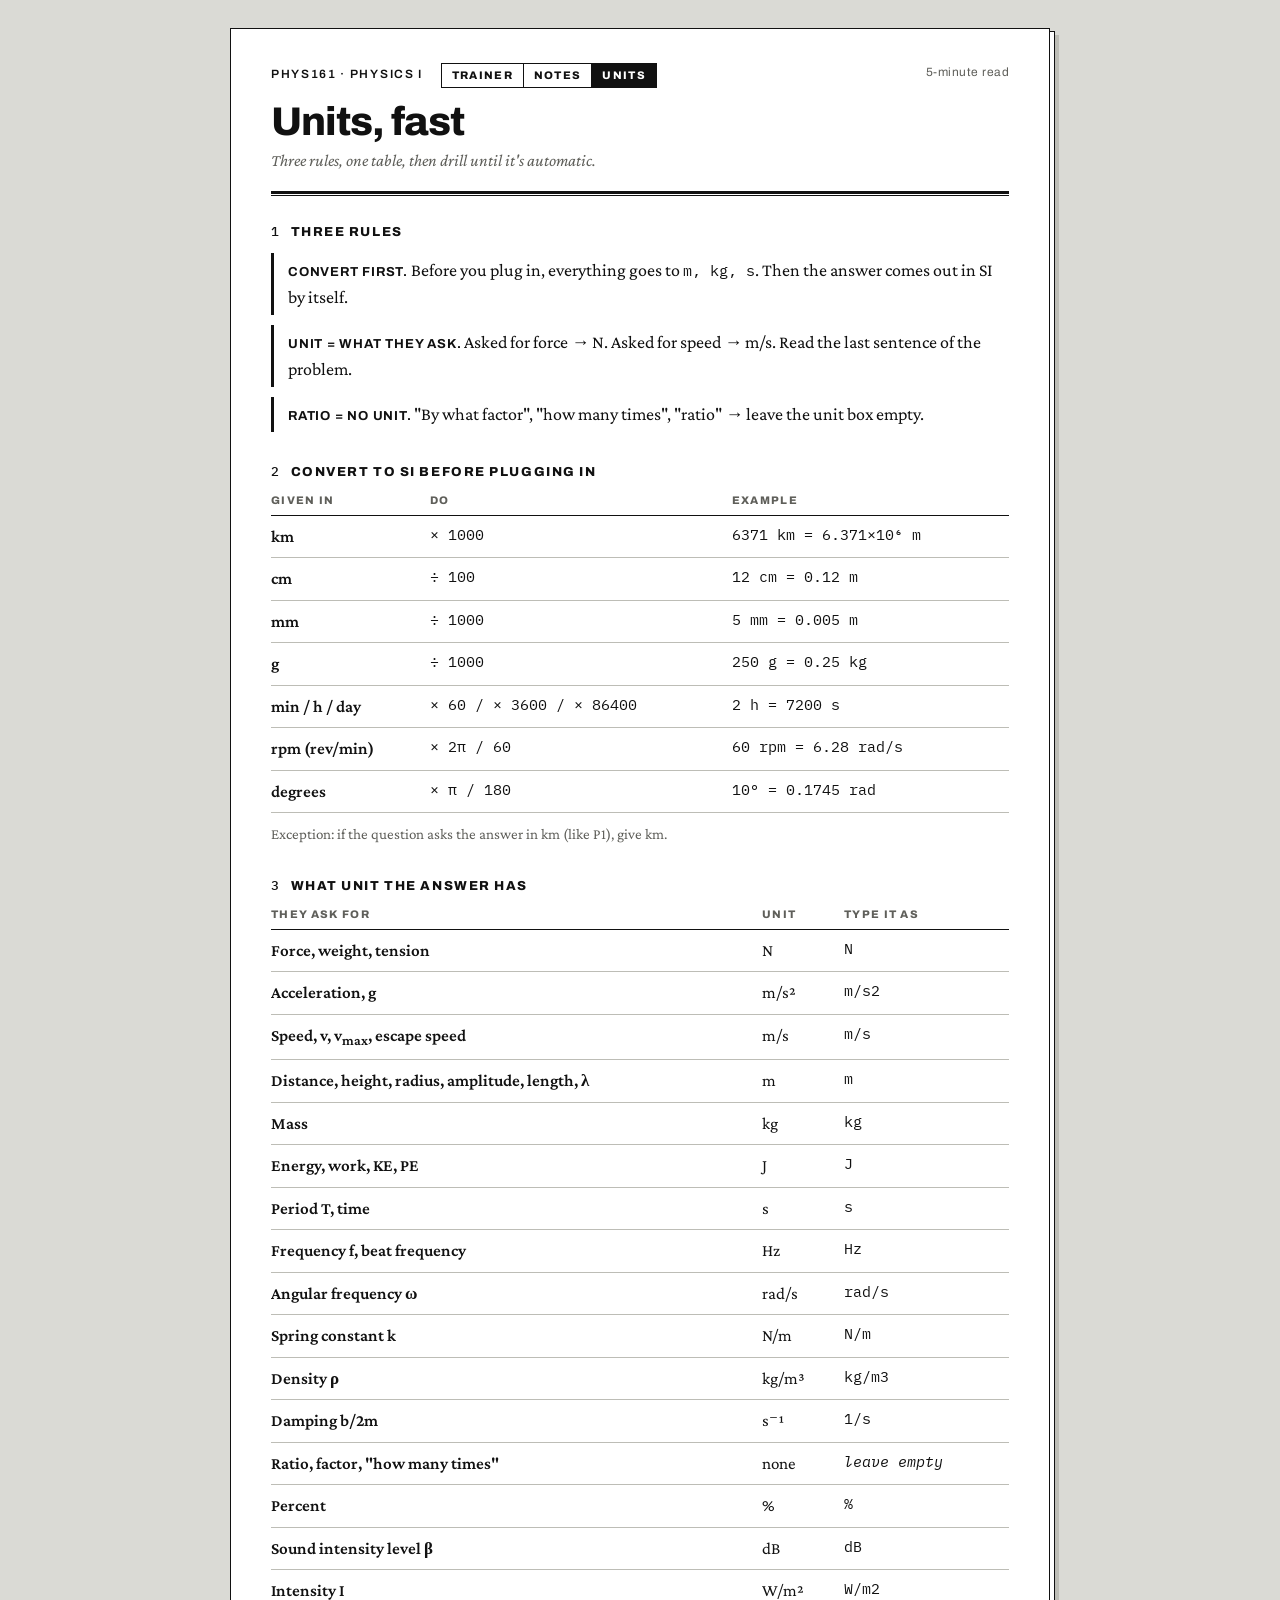
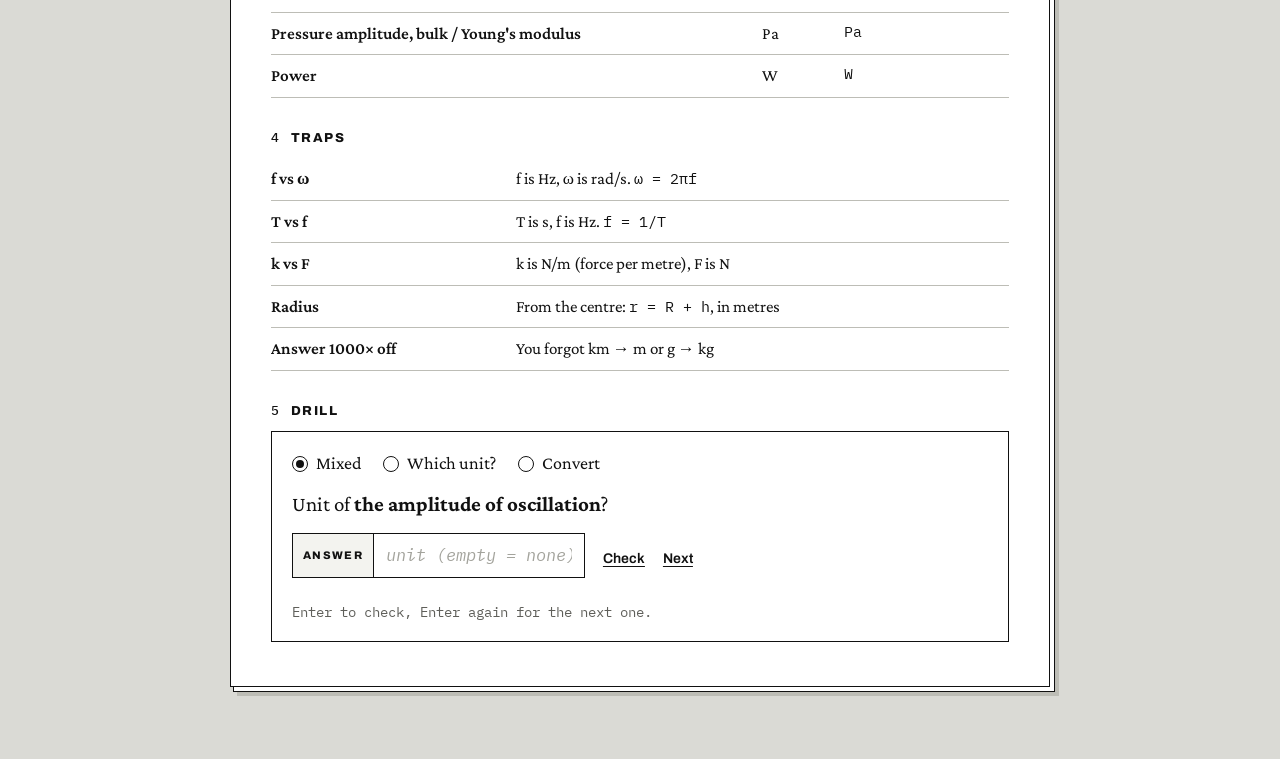
<file: units.html>
<!doctype html><html lang="en"><head>
<meta charset="utf-8">
<meta name="viewport" content="width=device-width, initial-scale=1, viewport-fit=cover">
<title>Units in 5 Minutes</title>
<meta name="claude:viewport-fit-sides" content="cover">
<link rel="preconnect" href="https://fonts.googleapis.com">
<link rel="preconnect" href="https://fonts.gstatic.com" crossorigin>
<link rel="stylesheet" href="https://fonts.googleapis.com/css2?family=Archivo:wght@400;600;800&family=Crimson+Pro:ital,wght@0,400;0,600;1,400&family=IBM+Plex+Mono:wght@400;500&family=Kalam:wght@400;700&display=swap">
<link rel="stylesheet" href="style.css"></head><body><div class="desk"><main id="app">
<div class="paper">
<header class="ph">
  <div class="course">PHYS161 · Physics I <nav class="tabs"><a href="./">Trainer</a><a href="notes.html">Notes</a><a href="units.html" aria-current="page">Units</a></nav></div>
  <div class="rightc">5-minute read</div>
  <h1>Units, fast</h1>
  <div class="instr">Three rules, one table, then drill until it's automatic.</div>
</header><hr class="dbl">

<section class="sec">
  <h2><b>1</b> Three rules</h2>
  <p class="rule"><b>Convert first.</b> Before you plug in, everything goes to <span class="num">m, kg, s</span>. Then the answer comes out in SI by itself.</p>
  <p class="rule"><b>Unit = what they ask.</b> Asked for force → N. Asked for speed → m/s. Read the last sentence of the problem.</p>
  <p class="rule"><b>Ratio = no unit.</b> "By what factor", "how many times", "ratio" → leave the unit box empty.</p>
</section>

<section class="sec">
  <h2><b>2</b> Convert to SI before plugging in</h2>
  <div class="tw"><table class="ut">
    <tr><th>Given in</th><th>Do</th><th>Example</th></tr>
    <tr><td>km</td><td class="num">× 1000</td><td class="num">6371 km = 6.371×10⁶ m</td></tr>
    <tr><td>cm</td><td class="num">÷ 100</td><td class="num">12 cm = 0.12 m</td></tr>
    <tr><td>mm</td><td class="num">÷ 1000</td><td class="num">5 mm = 0.005 m</td></tr>
    <tr><td>g</td><td class="num">÷ 1000</td><td class="num">250 g = 0.25 kg</td></tr>
    <tr><td>min / h / day</td><td class="num">× 60 / × 3600 / × 86400</td><td class="num">2 h = 7200 s</td></tr>
    <tr><td>rpm (rev/min)</td><td class="num">× 2π / 60</td><td class="num">60 rpm = 6.28 rad/s</td></tr>
    <tr><td>degrees</td><td class="num">× π / 180</td><td class="num">10° = 0.1745 rad</td></tr>
  </table></div>
  <p class="small" style="margin:10px 0 0">Exception: if the question asks the answer in km (like P1), give km.</p>
</section>

<section class="sec">
  <h2><b>3</b> What unit the answer has</h2>
  <div class="tw"><table class="ut">
    <tr><th>They ask for</th><th>Unit</th><th>Type it as</th></tr>
    <tr><td>Force, weight, tension</td><td>N</td><td class="num">N</td></tr>
    <tr><td>Acceleration, g</td><td>m/s²</td><td class="num">m/s2</td></tr>
    <tr><td>Speed, v, v<sub>max</sub>, escape speed</td><td>m/s</td><td class="num">m/s</td></tr>
    <tr><td>Distance, height, radius, amplitude, length, λ</td><td>m</td><td class="num">m</td></tr>
    <tr><td>Mass</td><td>kg</td><td class="num">kg</td></tr>
    <tr><td>Energy, work, KE, PE</td><td>J</td><td class="num">J</td></tr>
    <tr><td>Period T, time</td><td>s</td><td class="num">s</td></tr>
    <tr><td>Frequency f, beat frequency</td><td>Hz</td><td class="num">Hz</td></tr>
    <tr><td>Angular frequency ω</td><td>rad/s</td><td class="num">rad/s</td></tr>
    <tr><td>Spring constant k</td><td>N/m</td><td class="num">N/m</td></tr>
    <tr><td>Density ρ</td><td>kg/m³</td><td class="num">kg/m3</td></tr>
    <tr><td>Damping b/2m</td><td>s⁻¹</td><td class="num">1/s</td></tr>
    <tr><td>Ratio, factor, "how many times"</td><td>none</td><td class="num"><i>leave empty</i></td></tr>
    <tr><td>Percent</td><td>%</td><td class="num">%</td></tr>
    <tr><td>Sound intensity level β</td><td>dB</td><td class="num">dB</td></tr>
    <tr><td>Intensity I</td><td>W/m²</td><td class="num">W/m2</td></tr>
    <tr><td>Pressure amplitude, bulk / Young's modulus</td><td>Pa</td><td class="num">Pa</td></tr>
    <tr><td>Power</td><td>W</td><td class="num">W</td></tr>
  </table></div>
</section>

<section class="sec">
  <h2><b>4</b> Traps</h2>
  <div class="tw"><table class="ut">
    <tr><td>f vs ω</td><td>f is Hz, ω is rad/s. <span class="num">ω = 2πf</span></td></tr>
    <tr><td>T vs f</td><td>T is s, f is Hz. <span class="num">f = 1/T</span></td></tr>
    <tr><td>k vs F</td><td>k is N/m (force per metre), F is N</td></tr>
    <tr><td>Radius</td><td>From the centre: <span class="num">r = R + h</span>, in metres</td></tr>
    <tr><td>Answer 1000× off</td><td>You forgot km → m or g → kg</td></tr>
  </table></div>
</section>

<section class="sec">
  <h2><b>5</b> Drill</h2>
  <div class="drill">
    <div class="radios" id="kind">
      <button class="radio" data-k="mix" aria-pressed="true"><i></i>Mixed</button>
      <button class="radio" data-k="unit" aria-pressed="false"><i></i>Which unit?</button>
      <button class="radio" data-k="conv" aria-pressed="false"><i></i>Convert</button>
    </div>
    <div class="qq" id="qq"></div>
    <div class="ansrow">
      <label class="abox"><span class="lab">Answer</span><input id="da" autocomplete="off" autocapitalize="off" spellcheck="false" aria-label="Drill answer"></label>
      <div class="tools"><button class="link" id="dchk">Check</button><button class="link" id="dskip">Next</button></div>
    </div>
    <div id="dfb" aria-live="polite"></div>
    <div class="score" id="dsc"></div>
  </div>
</section>
</div>
</main></div>
<script>
(() => {
  const normU = s => String(s || '').toLowerCase().replace(/[\s*·⋅^()]/g, '').replace(/²/g, '2').replace(/³/g, '3').replace(/⁻¹/g, '-1').replace(/[−–]/g, '-');
  const NONE = ['', '-', 'none', '1', 'nounit', 'unitless'];
  const U = [
    ['the gravitational force between two planets', 'N', ['n', 'newton', 'kgm/s2']],
    ['the acceleration due to gravity at height h', 'm/s²', ['m/s2', 'ms-2']],
    ['the escape speed from a planet', 'm/s', ['m/s', 'ms-1']],
    ['the orbital speed of a satellite', 'm/s', ['m/s', 'ms-1']],
    ['the height of a satellite above the surface', 'm', ['m']],
    ['the period of a pendulum', 's', ['s', 'sec']],
    ['the period of a satellite orbit', 's', ['s', 'sec']],
    ['the frequency heard by a listener (Doppler)', 'Hz', ['hz', '1/s', 's-1']],
    ['the beat frequency', 'Hz', ['hz', '1/s', 's-1']],
    ['the angular frequency ω of an oscillator', 'rad/s', ['rad/s', '1/s', 's-1']],
    ['the spring constant k', 'N/m', ['n/m', 'nm-1', 'kg/s2']],
    ['the total mechanical energy of an oscillator', 'J', ['j', 'joule', 'nm']],
    ['the kinetic energy needed to escape', 'J', ['j', 'joule', 'nm']],
    ['the amplitude of oscillation', 'm', ['m']],
    ['the maximum speed of a mass on a spring', 'm/s', ['m/s', 'ms-1']],
    ['the maximum acceleration in SHM', 'm/s²', ['m/s2', 'ms-2']],
    ['the mass of a planet', 'kg', ['kg']],
    ['the density of a planet', 'kg/m³', ['kg/m3', 'kgm-3']],
    ['the speed of sound in a gas', 'm/s', ['m/s', 'ms-1']],
    ['the length of a closed pipe', 'm', ['m']],
    ['by what factor g on planet Y is larger than on X', 'none', NONE],
    ['the ratio of two periods', 'none', NONE],
    ['the damping constant b/2m', 's⁻¹', ['s-1', '1/s', '/s']],
    ['the wavelength of a sound wave', 'm', ['m']],
    ['the tension (force) in a string', 'N', ['n', 'newton']],
    ['the sound intensity level', 'dB', ['db', 'decibel', 'decibels']],
    ['the intensity of a sound wave', 'W/m²', ['w/m2', 'wm-2']],
    ['the bulk modulus of a liquid', 'Pa', ['pa', 'pascal', 'n/m2', 'nm-2']],
    ['the pressure amplitude of a sound wave', 'Pa', ['pa', 'pascal', 'n/m2', 'nm-2']],
    ['the average power carried by a wave on a string', 'W', ['w', 'watt', 'j/s']],
  ];
  const C = [
    ['km', 'm', () => Math.round(100 + Math.random() * 9000), x => x * 1000],
    ['cm', 'm', () => Math.round(1 + Math.random() * 300), x => x / 100],
    ['mm', 'm', () => Math.round(1 + Math.random() * 900), x => x / 1000],
    ['g', 'kg', () => Math.round(20 + Math.random() * 3000), x => x / 1000],
    ['min', 's', () => Math.round(1 + Math.random() * 90), x => x * 60],
    ['h', 's', () => Math.round(1 + Math.random() * 24), x => x * 3600],
    ['days', 's', () => Math.round(1 + Math.random() * 30), x => x * 86400],
    ['rpm', 'rad/s', () => Math.round(10 + Math.random() * 3000), x => x * 2 * Math.PI / 60],
    ['°', 'rad', () => Math.round(1 + Math.random() * 90), x => x * Math.PI / 180],
  ];
  function parseAns(str) {
    let s = String(str).trim().replace(/\s+/g, '').replace(/−/g, '-');
    if (!s) return null;
    if (!s.includes('.') && /^-?\d+,\d+$/.test(s)) s = s.replace(',', '.');
    s = s.replace(/,/g, '');
    const m = s.match(/^([+-]?(?:\d+\.?\d*|\.\d+))(?:(?:[x×*·]10\^?\(?([+-]?\d+)\)?)|(?:e([+-]?\d+)))?$/i);
    if (!m) return NaN;
    const exp = m[2] ?? m[3];
    return parseFloat(m[1]) * (exp !== undefined ? 10 ** parseInt(exp, 10) : 1);
  }
  const fmt = x => { const a = Math.abs(x); return a >= 1e6 || (a < 1e-3 && a) ? x.toExponential(3).replace(/e\+?(-?\d+)/, ' × 10^$1') : String(Number(x.toPrecision(5))); };
  let kind = 'mix', q = null, right = 0, tries = 0, streak = 0, answered = false;
  const $ = id => document.getElementById(id);
  function next() {
    const t = kind === 'mix' ? (Math.random() < 0.55 ? 'unit' : 'conv') : kind;
    if (t === 'unit') { const [what, unit, ok] = U[Math.floor(Math.random() * U.length)]; q = { t, unit, ok }; $('qq').innerHTML = `Unit of <b>${what}</b>?${unit === 'none' ? '' : ''}`; $('da').placeholder = 'unit (empty = none)'; }
    else { const [a, b, gen, f] = C[Math.floor(Math.random() * C.length)]; const x = gen(); q = { t, ans: f(x), b }; $('qq').innerHTML = `<span class="num">${x} ${a}</span> = ? <span class="num">${b}</span>`; $('da').placeholder = 'number'; }
    $('da').value = ''; $('dfb').innerHTML = ''; answered = false; $('da').focus({ preventScroll: true });
  }
  function check() {
    if (answered) { next(); return; }
    const v = $('da').value; let ok;
    if (q.t === 'unit') ok = q.ok.includes(normU(v));
    else { const u = parseAns(v); if (u === null || Number.isNaN(u)) { $('dfb').innerHTML = '<div class="warn">Type a number, like 6.4e6.</div>'; return; } ok = Math.abs(u - q.ans) / q.ans <= 0.005; }
    tries++; if (ok) { right++; streak++; } else streak = 0;
    answered = true;
    const sol = q.t === 'unit' ? (q.unit === 'none' ? 'no unit (leave empty)' : q.unit) : `${fmt(q.ans)} ${q.b}`;
    $('dfb').innerHTML = `<div class="pen">${ok ? '✓' : '✗'} ${sol}${ok ? '' : ''} <span class="small" style="font-family:var(--f-text)">· Enter for next</span></div>`;
    $('dsc').textContent = `${right} / ${tries} correct · streak ${streak}`;
  }
  $('da').onkeydown = e => { if (e.key === 'Enter') { e.preventDefault(); check(); } };
  $('dchk').onclick = check; $('dskip').onclick = next;
  document.querySelectorAll('#kind .radio').forEach(b => b.onclick = () => { kind = b.dataset.k; document.querySelectorAll('#kind .radio').forEach(x => x.setAttribute('aria-pressed', x === b)); next(); });
  $('dsc').textContent = 'Enter to check, Enter again for the next one.';
  next(); $('da').blur(); window.scrollTo(0, 0);
})();
</script>
<script src="zoom.js"></script></body></html>
</file>
<file: style.css>
/* Layout: a printed exam paper. Cover sheet → question paper with margin numbers → paper marked in red pen. Single light theme on purpose: it is paper. */
:root {
  --desk: #DADAD5;
  --paper: #FFFFFF;
  --ink: #111111;
  --grey: #5F5F5A;
  --hair: #BDBDB6;
  --tint: #F3F3EF;
  --pen: #C4161C;
  --f-head: "Archivo", "Helvetica Neue", Arial, sans-serif;
  --f-text: "Crimson Pro", Georgia, "Times New Roman", serif;
  --f-num: "IBM Plex Mono", ui-monospace, Menlo, Consolas, monospace;
  --f-pen: "Kalam", "Comic Sans MS", "Bradley Hand", cursive;
  color-scheme: light;
}
* { box-sizing: border-box; }
[hidden] { display: none !important; }
html { background: var(--desk); }
body { margin: 0; background: var(--desk); color: var(--ink); font-family: var(--f-text); font-size: 18px; line-height: 1.5; }
button, input, select { font: inherit; color: inherit; }
button { cursor: pointer; }
:focus-visible { outline: 2px solid var(--ink); outline-offset: 2px; }
.num { font-family: var(--f-num); font-variant-numeric: tabular-nums; font-size: 0.86em; }
.desk { padding-left: max(16px, env(safe-area-inset-left, 0px)); padding-right: max(16px, env(safe-area-inset-right, 0px)); padding-block: 28px 72px; }
.paper { max-width: 820px; margin: 0 auto; background: var(--paper); border: 1px solid var(--ink); box-shadow: 4px 4px 0 var(--paper), 4px 4px 0 1px var(--ink), 8px 8px 0 1px var(--hair); padding: 34px 40px 44px; }

/* paper header */
.ph { display: grid; grid-template-columns: 1fr auto; gap: 4px 20px; font-family: var(--f-head); }
.ph .course { font-size: 12px; font-weight: 600; letter-spacing: 0.14em; text-transform: uppercase; }
.ph .rightc { font-size: 12px; text-align: right; letter-spacing: 0.04em; color: var(--grey); }
.ph h1 { grid-column: 1 / -1; margin: 10px 0 2px; font-size: 40px; font-weight: 800; letter-spacing: -0.025em; line-height: 1; }
.ph .instr { grid-column: 1 / -1; font-family: var(--f-text); font-style: italic; color: var(--grey); font-size: 17px; }
.dbl { border: 0; border-top: 3px solid var(--ink); border-bottom: 1px solid var(--ink); height: 5px; margin: 18px 0 26px; }

/* cover sheet */
.sec + .sec { margin-top: 30px; }
.sec h2 { font-family: var(--f-head); font-size: 13px; font-weight: 800; letter-spacing: 0.12em; text-transform: uppercase; margin: 0 0 10px; display: flex; gap: 10px; align-items: baseline; }
.sec h2 b { font-family: var(--f-num); font-weight: 500; }
.opt { display: flex; align-items: center; gap: 12px; width: 100%; text-align: left; background: none; border: 0; border-top: 1px solid var(--hair); padding: 10px 0; }
.opt:last-child { border-bottom: 1px solid var(--hair); }
.tick { flex: none; width: 20px; height: 20px; border: 1.5px solid var(--ink); display: grid; place-items: center; line-height: 1; color: var(--ink); }
.opt[aria-pressed="true"] .tick::after { content: "✕"; font-family: var(--f-head); font-size: 14px; font-weight: 800; }
.opt .t { font-weight: 600; }
.opt .d { color: var(--grey); font-style: italic; }
.opt .lead { flex: 1; border-bottom: 1.5px dotted var(--hair); align-self: flex-end; margin-bottom: 7px; min-width: 16px; }
.opt .r { font-family: var(--f-num); font-size: 14px; color: var(--grey); }
.inl { display: inline-flex; align-items: baseline; gap: 4px; }
.uline { width: 64px; border: 0; border-bottom: 1.5px solid var(--ink); background: transparent; padding: 0 2px; font-family: var(--f-num); font-size: 16px; text-align: center; border-radius: 0; }
.conds { display: grid; grid-template-columns: max-content 1fr; }
.conds > div { padding: 10px 0; border-top: 1px solid var(--hair); }
.conds > div:nth-last-child(-n+2) { border-bottom: 1px solid var(--hair); }
.conds .k { padding-right: 28px; font-family: var(--f-head); font-size: 14px; font-weight: 600; }
.radios { display: flex; flex-wrap: wrap; gap: 6px 22px; }
.radio { background: none; border: 0; padding: 0; display: inline-flex; align-items: center; gap: 8px; }
.radio i { width: 16px; height: 16px; border: 1.5px solid var(--ink); border-radius: 50%; display: grid; place-items: center; }
.radio[aria-pressed="true"] i::after { content: ""; width: 8px; height: 8px; border-radius: 50%; background: var(--ink); }
.sel { border: 0; border-bottom: 1.5px solid var(--ink); background: transparent; font-family: var(--f-num); font-size: 15px; padding: 0 2px; border-radius: 0; }
.small { font-size: 15px; color: var(--grey); }
.warnline { color: var(--pen); font-family: var(--f-pen); font-size: 19px; }
.begin { display: flex; align-items: center; gap: 18px; flex-wrap: wrap; margin-top: 26px; }
.btn { font-family: var(--f-head); font-weight: 800; font-size: 14px; letter-spacing: 0.06em; text-transform: uppercase; background: var(--ink); color: var(--paper); border: 1.5px solid var(--ink); padding: 12px 20px; border-radius: 0; }
.btn.ghost { background: var(--paper); color: var(--ink); }
.btn:disabled { opacity: 0.35; cursor: not-allowed; }
.btn:hover:not(:disabled) { box-shadow: 3px 3px 0 var(--hair); }
.link { background: none; border: 0; padding: 0; font-family: var(--f-head); font-size: 14px; font-weight: 600; text-decoration: underline; text-underline-offset: 3px; }

/* record */
.rec { width: 100%; border-collapse: collapse; font-size: 16px; }
.rec td { padding: 7px 0; border-top: 1px solid var(--hair); vertical-align: middle; }
.rec tr:last-child td { border-bottom: 1px solid var(--hair); }
.rec .bar { width: 120px; padding-left: 16px; }
.rec .bar span { display: block; height: 7px; background: var(--paper); border: 1px solid var(--ink); }
.rec .bar i { display: block; height: 100%; background: var(--ink); }
.rec .p { width: 56px; text-align: right; font-family: var(--f-num); font-size: 14px; }
.redo { font-family: var(--f-pen); color: var(--pen); font-size: 20px; }

/* exam strip */
body::before { content: ""; position: fixed; inset: 0 0 auto; height: env(safe-area-inset-top, 0px); z-index: 10; background: var(--desk); }
.strip { position: sticky; top: env(safe-area-inset-top, 0px); z-index: 5; max-width: 820px; margin: 0 auto; background: var(--paper); border: 1px solid var(--ink); border-bottom-width: 3px; display: flex; align-items: center; gap: 14px; padding: 10px 14px; flex-wrap: wrap; }
.boxes { display: flex; gap: 5px; flex-wrap: wrap; flex: 1; min-width: 0; }
.boxes a { width: 30px; height: 30px; display: grid; place-items: center; border: 1.5px solid var(--ink); color: var(--ink); text-decoration: none; font-family: var(--f-num); font-size: 13px; position: relative; }
.boxes a.done { background: var(--ink); color: var(--paper); }
.boxes a.flag::after { content: ""; position: absolute; top: -1.5px; right: -1.5px; border-style: solid; border-width: 0 10px 10px 0; border-color: transparent var(--pen) transparent transparent; }
.boxes a.ok, .boxes a.no { font-family: var(--f-pen); font-size: 18px; background: var(--paper); color: var(--pen); border-color: var(--pen); }
.clock { font-family: var(--f-num); font-size: 18px; font-weight: 500; }
.clock.low { color: var(--pen); }
.examwrap { max-width: 820px; margin: 0 auto; }
.examwrap .paper { border-top: 0; padding-top: 10px; }

/* questions */
.q { display: grid; grid-template-columns: 74px minmax(0, 1fr); gap: 0 20px; padding: 26px 0; border-bottom: 1px solid var(--hair); scroll-margin-top: 80px; }
.q:last-child { border-bottom: 0; }
.mg { display: grid; align-content: start; gap: 4px; }
.mg .n { font-family: var(--f-head); font-weight: 800; font-size: 34px; line-height: 0.9; }
.mg .src { font-family: var(--f-num); font-size: 12px; color: var(--grey); }
.mg .mark { font-family: var(--f-pen); color: var(--pen); font-size: 40px; font-weight: 700; line-height: 1; margin-top: 6px; transform: rotate(-8deg); transform-origin: left center; }
.body { display: grid; gap: 14px; min-width: 0; }
.topic { font-family: var(--f-head); font-size: 11.5px; font-weight: 600; letter-spacing: 0.12em; text-transform: uppercase; color: var(--grey); display: flex; justify-content: space-between; gap: 12px; flex-wrap: wrap; }
.stmt { margin: 0; font-size: 19px; line-height: 1.55; max-width: 64ch; }
.stmt sup, .stmt sub { line-height: 0; font-size: 0.7em; }
.stmt .num { font-size: 0.84em; font-weight: 500; }
.fig { font-style: italic; color: var(--grey); font-size: 16px; padding-left: 14px; border-left: 2px solid var(--hair); }
.ansrow { display: flex; align-items: flex-end; gap: 14px 18px; flex-wrap: wrap; }
.abox { display: inline-grid; grid-template-columns: auto minmax(0, 1fr) auto; align-items: stretch; border: 1.5px solid var(--ink); max-width: 100%; }
.abox .lab { font-family: var(--f-head); font-size: 11px; font-weight: 800; letter-spacing: 0.12em; text-transform: uppercase; padding: 0 10px; display: grid; place-items: center; border-right: 1.5px solid var(--ink); background: var(--tint); }
.abox input { border: 0; outline: none; background: transparent; width: 210px; min-width: 0; padding: 9px 12px; font-family: var(--f-num); font-size: 17px; border-radius: 0; }
.abox input.u { width: 104px; border-left: 1.5px solid var(--ink); font-size: 15px; padding: 9px 10px; }
.abox input::placeholder { color: #A3A39C; font-style: italic; }
.abox:focus-within { box-shadow: 3px 3px 0 var(--hair); }
.tools { display: flex; gap: 18px; padding-bottom: 9px; }
.flagb { background: none; border: 0; padding: 0; font-family: var(--f-head); font-size: 12px; font-weight: 600; letter-spacing: 0.08em; text-transform: uppercase; color: var(--grey); }
.flagb[aria-pressed="true"] { color: var(--pen); }
.pen { font-family: var(--f-pen); color: var(--pen); font-size: 20px; line-height: 1.35; }
.pen .num { font-family: var(--f-pen); font-size: 1em; }
.warn { font-style: italic; color: var(--grey); font-size: 16px; }
.sheet { border: 1.5px dashed var(--ink); padding: 10px 14px; font-size: 17px; }
.sheet::before { content: "Formula sheet"; display: block; font-family: var(--f-head); font-size: 11px; font-weight: 800; letter-spacing: 0.12em; text-transform: uppercase; color: var(--grey); margin-bottom: 4px; }
.handin { margin-top: 10px; border: 1.5px solid var(--ink); padding: 16px 18px; display: grid; gap: 12px; background: var(--tint); }
.handin p { margin: 0; }

/* marked paper */
.total { display: flex; align-items: center; gap: 28px; flex-wrap: wrap; }
.circle { font-family: var(--f-pen); color: var(--pen); font-size: 50px; font-weight: 700; line-height: 1; border: 2.5px solid var(--pen); border-radius: 50% 46% 52% 48%; padding: 18px 24px 12px; transform: rotate(-6deg); }
.total .meta { display: grid; gap: 2px; font-size: 17px; }
.total .meta .pen { font-size: 24px; }
.cmp { display: flex; flex-wrap: wrap; gap: 6px 26px; font-size: 17px; }
.cmp b { font-family: var(--f-head); font-size: 11px; font-weight: 800; letter-spacing: 0.12em; text-transform: uppercase; color: var(--grey); margin-right: 6px; }
.struck { text-decoration: line-through; text-decoration-color: var(--pen); text-decoration-thickness: 2px; }
.actions { display: flex; flex-wrap: wrap; gap: 10px; margin-top: 20px; }

@media (max-width: 620px) {
  .paper { padding: 22px 18px 30px; box-shadow: none; }
  .ph h1 { font-size: 32px; }
  .q { grid-template-columns: minmax(0, 1fr); gap: 10px; }
  .mg { grid-auto-flow: column; justify-content: start; align-items: baseline; gap: 12px; }
  .mg .n { font-size: 28px; }
  .mg .mark { margin-top: 0; }
  .conds { grid-template-columns: minmax(0, 1fr); }
  .conds .k { padding-bottom: 0; border-bottom: 0 !important; }
  .conds > div:not(.k) { border-top: 0; padding-top: 4px; }
  .stmt { font-size: 18px; }
  .abox input { width: 120px; }
  .abox input.u { width: 78px; }
  .tabs { margin-left: 0; display: flex; margin-top: 8px; }
  .rec .bar { width: 70px; }
}

/* page tabs + small polish */
.tabs { display: inline-flex; gap: 0; margin-left: 14px; vertical-align: middle; }
.tabs a { font-family: var(--f-head); font-size: 11px; font-weight: 800; letter-spacing: 0.12em; text-transform: uppercase; color: var(--ink); text-decoration: none; border: 1.5px solid var(--ink); padding: 3px 10px; }
.tabs a + a { border-left: 0; }
.tabs a[aria-current="page"] { background: var(--ink); color: var(--paper); }
.tabs a:hover:not([aria-current]) { background: var(--tint); }
.opt:hover .lead { border-bottom-color: var(--ink); }
.opt:hover .tick, .radio:hover i { box-shadow: 2px 2px 0 var(--hair); }
.q:hover .mg .n { text-decoration: underline; text-decoration-thickness: 3px; text-underline-offset: 6px; }
::selection { background: #FFE58A; }

/* units page */
.ut { width: 100%; border-collapse: collapse; font-size: 17px; }
.ut th { font-family: var(--f-head); font-size: 11px; font-weight: 800; letter-spacing: 0.12em; text-transform: uppercase; text-align: left; color: var(--grey); padding: 0 12px 6px 0; border-bottom: 1.5px solid var(--ink); }
.ut td { padding: 8px 12px 8px 0; border-bottom: 1px solid var(--hair); vertical-align: top; }
.ut td.num, .ut .num { font-size: 15px; }
.ut td:first-child { font-weight: 600; }
.rule { border-left: 3px solid var(--ink); padding: 4px 0 4px 14px; margin: 0 0 10px; }
.rule b { font-family: var(--f-head); font-size: 13px; letter-spacing: 0.06em; text-transform: uppercase; }
.drill { border: 1.5px solid var(--ink); padding: 18px 20px; display: grid; gap: 12px; }
.drill .qq { font-size: 21px; }
.drill .score { font-family: var(--f-num); font-size: 14px; color: var(--grey); }
.tw { overflow-x: auto; }
</file>
